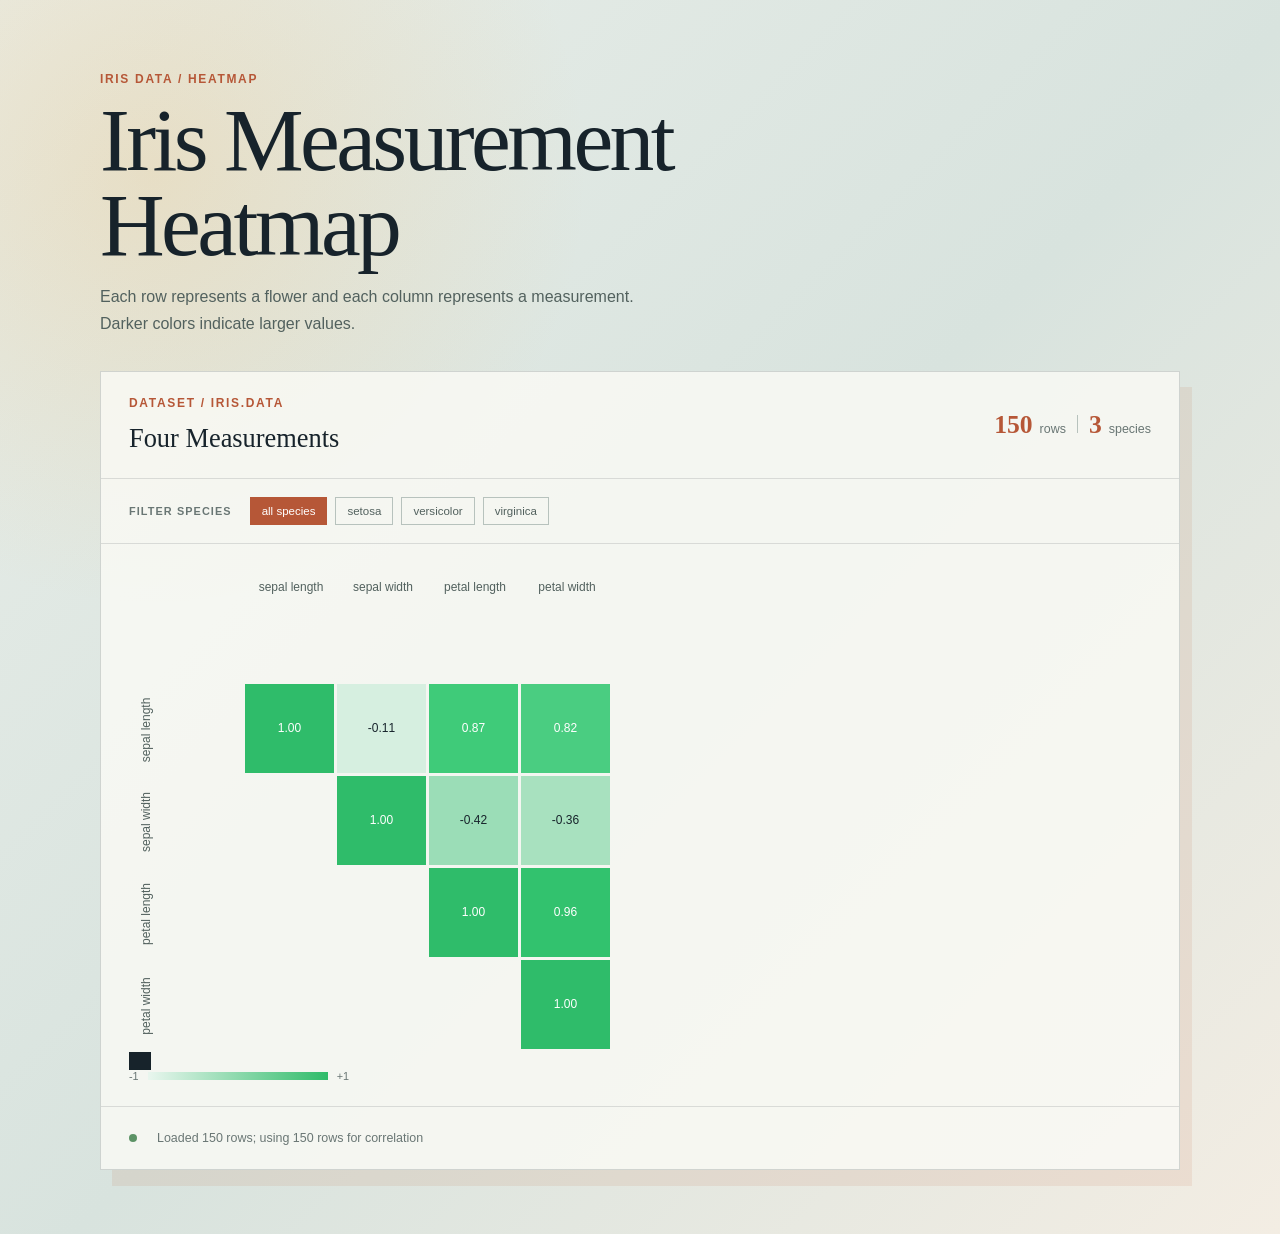
<file: Visualizations/index.html>
<!doctype html>
<html lang="en">
<head>
	<meta charset="UTF-8">
	<meta name="viewport" content="width=device-width, initial-scale=1.0">
	<title>Iris Heatmap | Data Visualization</title>
	<link rel="stylesheet" href="styles.css">
</head>
<body>
	<main class="page-shell">
		<header class="page-header">
			<p class="eyebrow">IRIS DATA / HEATMAP</p>
			<h1>Iris Measurement Heatmap</h1>
			<p class="intro">Each row represents a flower and each column represents a measurement. Darker colors indicate larger values.</p>
		</header>

		<section class="data-panel" aria-labelledby="data-title">
			<div class="panel-heading">
				<div>
					<p class="section-label">DATASET / IRIS.DATA</p>
					<h2 id="data-title">Four Measurements</h2>
				</div>
				<div class="dataset-meta" aria-live="polite">
					<strong id="row-count">0</strong>
					<span>rows</span>
					<i></i>
					<strong id="species-count">0</strong>
					<span>species</span>
				</div>
			</div>

			<div class="controls" aria-label="Species filter">
				<span class="control-label">FILTER SPECIES</span>
				<div id="species-controls" class="species-controls"></div>
			</div>

			<div class="heatmap-scroll">
				<div class="canvas-wrap">
					<canvas id="correlation-canvas" aria-label="Iris correlation heatmap"></canvas>
					<div id="heatmap-tooltip" class="heatmap-tooltip" role="status"></div>
				</div>
			</div>

			<div class="legend" aria-label="Color legend">
				<span>-1</span>
				<div class="legend-gradient"></div>
				<span>+1</span>
			</div>

			<footer class="panel-footer" aria-live="polite">
				<span class="status-dot"></span>
				<span id="data-status">Loading data/iris.data...</span>
			</footer>
			<div id="error-message" class="error-message" role="alert" hidden></div>
		</section>
	</main>
	<script src="script.js"></script>
</body>
</html>
</file>
<file: Visualizations/styles.css>
:root {
	color: #17232b;
	background: #e9eee9;
	font-family: Georgia, 'Times New Roman', serif;
	font-synthesis: none;
}

* {
	box-sizing: border-box;
}

body {
	margin: 0;
	min-width: 320px;
	background:
		radial-gradient(circle at 12% 14%, rgba(238, 180, 92, 0.24), transparent 28%),
		linear-gradient(135deg, #e9eee9 0%, #d8e3de 52%, #f3ede3 100%);
}

.page-shell {
	width: min(1080px, calc(100% - 40px));
	margin: 0 auto;
	padding: 72px 0 64px;
}

.page-header {
	max-width: 660px;
	margin-bottom: 34px;
}

.eyebrow,
.section-label {
	margin: 0 0 12px;
	color: #b65737;
	font: 700 0.75rem/1.2 Arial, sans-serif;
	letter-spacing: 0.14em;
}

h1,
h2,
p {
	margin-top: 0;
}

h1 {
	margin-bottom: 16px;
	font-size: clamp(2.8rem, 7vw, 5.8rem);
	line-height: 0.94;
	font-weight: 400;
	letter-spacing: -0.04em;
}

.intro {
	max-width: 560px;
	margin-bottom: 0;
	color: #52615e;
	font: 1rem/1.7 Arial, sans-serif;
}

.data-panel {
	overflow: hidden;
	border: 1px solid rgba(23, 35, 43, 0.17);
	background: rgba(250, 250, 246, 0.82);
	box-shadow: 12px 16px 0 rgba(181, 87, 55, 0.1);
}

.panel-heading,
.panel-footer {
	display: flex;
	align-items: center;
	justify-content: space-between;
	gap: 20px;
	padding: 24px 28px;
}

.panel-heading {
	border-bottom: 1px solid rgba(23, 35, 43, 0.13);
}

h2 {
	margin-bottom: 0;
	font-size: 1.65rem;
	font-weight: 400;
}

.dataset-meta {
	display: flex;
	align-items: baseline;
	gap: 7px;
	color: #697674;
	font: 0.78rem Arial, sans-serif;
	white-space: nowrap;
}

.dataset-meta strong {
	color: #b65737;
	font: 700 1.6rem Georgia, serif;
}

.dataset-meta i {
	width: 1px;
	height: 18px;
	margin: 0 4px;
	background: #b7c2bd;
}

.controls {
	display: flex;
	align-items: center;
	gap: 18px;
	padding: 18px 28px;
	border-bottom: 1px solid rgba(23, 35, 43, 0.13);
}

.control-label {
	color: #697674;
	font: 700 0.68rem Arial, sans-serif;
	letter-spacing: 0.1em;
}

.species-controls {
	display: flex;
	flex-wrap: wrap;
	gap: 8px;
}

.species-button {
	margin: 0;
	padding: 7px 11px;
	border: 1px solid #b7c2bd;
	color: #52615e;
	background: transparent;
	font-size: 0.72rem;
}

.species-button.is-active,
.species-button:hover,
.species-button:focus-visible {
	border-color: #b65737;
	color: #fff;
	background: #b65737;
}

.heatmap-scroll {
	overflow-x: auto;
	padding: 24px 28px 18px;
}

.canvas-wrap {
	position: relative;
	width: max-content;
}

.canvas-wrap canvas {
	display: block;
}

.heatmap-tooltip {
	position: absolute;
	z-index: 2;
	padding: 8px 10px;
	border: 1px solid rgba(23, 35, 43, 0.2);
	color: #fff;
	background: #17232b;
	font: 0.72rem Arial, sans-serif;
	white-space: nowrap;
	pointer-events: none;
}

.heatmap-tooltip[hidden] {
	display: none;
}

.legend {
	display: flex;
	align-items: center;
	gap: 9px;
	padding: 0 28px 24px;
	color: #697674;
	font: 0.68rem Arial, sans-serif;
}

.legend-gradient {
	width: 180px;
	height: 8px;
	/* GREEN LEGEND: keep this gradient in sync with correlationColor() in script.js. */
	background: linear-gradient(90deg, hsl(145 42% 94%), hsl(145 60% 46%));
}

.legend-gradient-positive {
	width: 0;
	height: 0;
	display: none;
}

.panel-footer {
	justify-content: flex-start;
	border-top: 1px solid rgba(23, 35, 43, 0.13);
	color: #697674;
	font: 0.78rem Arial, sans-serif;
}

.error-message {
	padding: 13px 28px;
	border-top: 1px solid #d08b78;
	color: #8e3d2d;
	background: #f8e4dc;
	font: 0.78rem/1.5 Arial, sans-serif;
}

.status-dot {
	width: 8px;
	height: 8px;
	border-radius: 50%;
	background: #5c9366;
}

.sr-only {
	position: absolute;
	width: 1px;
	height: 1px;
	padding: 0;
	margin: -1px;
	overflow: hidden;
	clip: rect(0, 0, 0, 0);
	white-space: nowrap;
	border: 0;
}

@media (max-width: 640px) {
	.page-shell {
		width: min(100% - 24px, 1080px);
		padding-top: 42px;
	}

	.panel-heading,
	.panel-footer,
	.controls {
		align-items: flex-start;
		flex-direction: column;
		padding: 20px;
	}

	.heatmap-scroll {
		padding-right: 20px;
		padding-left: 20px;
	}

	.legend {
		padding-right: 20px;
		padding-left: 20px;
	}
}
</file>
